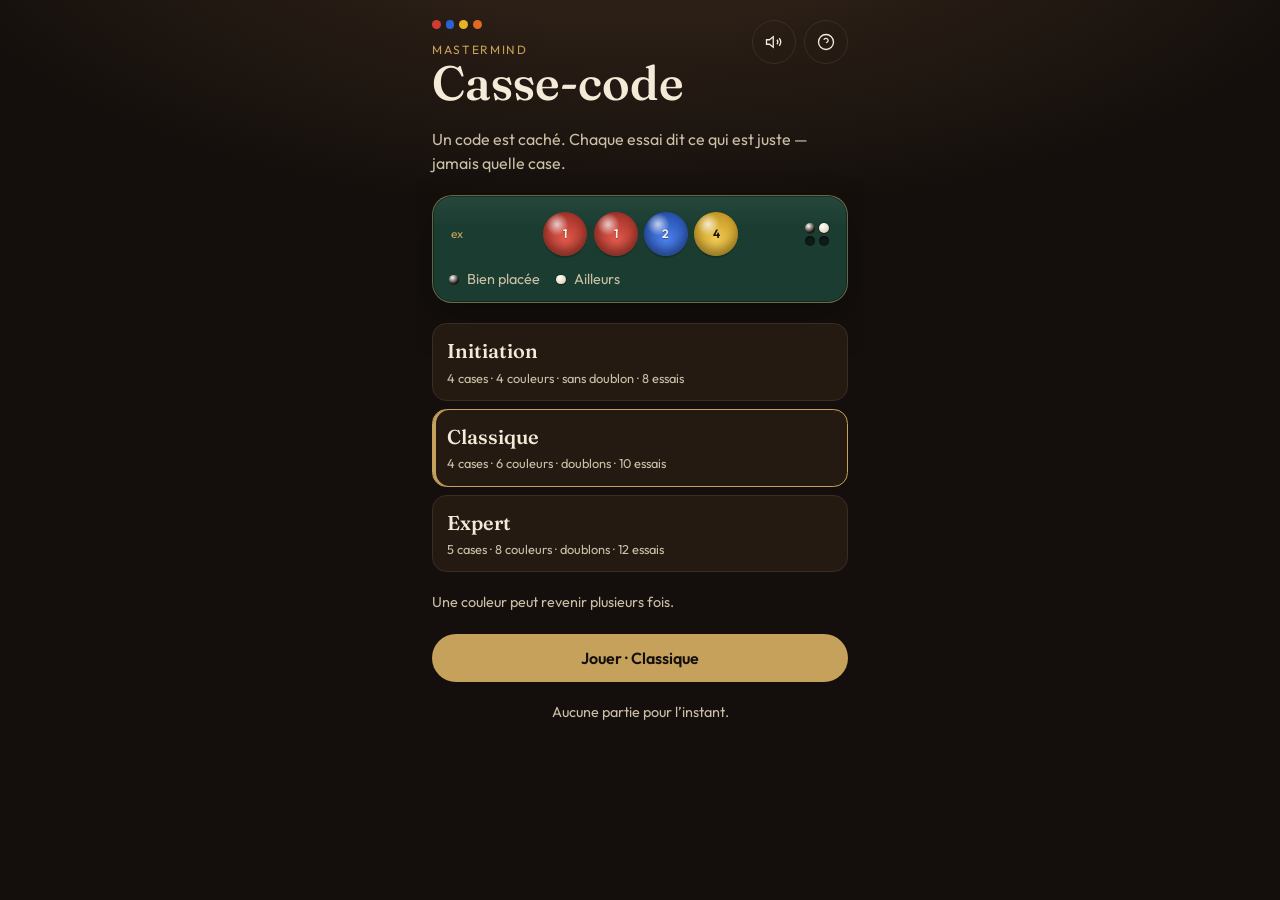
<file: index.html>
<!DOCTYPE html>
<html lang="fr">
<head>
  <meta charset="utf-8" />
  <meta name="viewport" content="width=device-width, initial-scale=1" />
  <title>Casse-code</title>
  <meta name="description" content="Casse-code, un Mastermind jouable : devinez le code couleur." />
  <meta name="theme-color" content="#140f0c" />
  <link rel="preconnect" href="https://fonts.googleapis.com" />
  <link rel="preconnect" href="https://fonts.gstatic.com" crossorigin />
  <link href="https://fonts.googleapis.com/css2?family=Fraunces:opsz,wght@9..144,560;9..144,680&family=Outfit:wght@400;500;600&display=swap" rel="stylesheet" />
  <style>
    :root {
      --color-ink: #140f0c;
      --color-espresso: #2a1d14;
      --color-felt: #1b3d31;
      --color-ivory: #f4ead7;
      --color-ivory-dim: #cbbfa6;
      --color-brass: #c6a15b;
      --color-line: #3d2c22;
      --font-display: "Fraunces", Georgia, serif;
      --font-sans: "Outfit", system-ui, sans-serif;
    }
    * { box-sizing: border-box; }
    html, body { height: 100%; margin: 0; }
    body {
      background: radial-gradient(1200px 520px at 50% -12%, #3a291c, transparent 62%), var(--color-ink);
      color: var(--color-ivory);
      font-family: var(--font-sans);
      line-height: 1.5;
    }
    button { font: inherit; }
    button:not(:disabled) { cursor: pointer; }
    .shell {
      height: 100dvh;
      max-width: 28rem;
      margin-inline: auto;
      display: flex;
      flex-direction: column;
    }
    .shell.menu { overflow-y: auto; }
    .shell.play { overflow: hidden; }
    .safe-bottom { padding-bottom: max(1rem, env(safe-area-inset-bottom)); }
    .pad { display: flex; flex-direction: column; gap: 1.25rem; padding: 1.25rem 1rem; }
    .kicker { margin: 0; font-size: 0.75rem; letter-spacing: 0.14em; text-transform: uppercase; color: var(--color-brass); }
    h1 { margin: 0; font-family: var(--font-display); font-size: 3rem; font-weight: 560; line-height: 1; }
    .play h1 { font-size: 1.9rem; }
    h2 { margin: 0; font-family: var(--font-display); font-size: 1.9rem; font-weight: 560; line-height: 1; }
    p { margin: 0; }
    .dim { color: var(--color-ivory-dim); }
    .row-head { display: flex; justify-content: space-between; gap: 0.75rem; align-items: flex-start; }
    .icon-btn {
      display: grid; place-items: center; width: 2.75rem; height: 2.75rem;
      border-radius: 999px; border: 1px solid var(--color-line); background: transparent; color: var(--color-ivory);
    }
    .actions { display: flex; gap: 0.5rem; }
    .logo { display: flex; gap: 0.3rem; margin-bottom: 0.75rem; }
    .logo i { width: 0.55rem; height: 0.55rem; border-radius: 999px; display: block; }
    .case {
      border-radius: 1.25rem;
      border: 1px solid color-mix(in srgb, var(--color-brass) 42%, transparent);
      background: linear-gradient(180deg, rgb(255 255 255 / 0.05), transparent 28%), var(--color-felt);
      box-shadow: inset 0 0 0 1px rgb(0 0 0 / 0.35), 0 18px 40px rgb(0 0 0 / 0.28);
    }
    .case.is-shaking { animation: nudge 280ms ease-out; }
    .rack { min-height: 0; overflow-y: auto; overscroll-behavior: contain; flex: 1; padding: 0.5rem; }
    .board { display: flex; flex-direction: column; min-height: 0; flex: 1; margin: 0 0.75rem; }
    .row {
      display: grid; grid-template-columns: 1.6rem 1fr auto; align-items: center;
      gap: 0.45rem; padding: 0.28rem 0.35rem; border-radius: 0.8rem;
    }
    .row-active { background: rgb(255 255 255 / 0.05); }
    .row-future { opacity: 0.42; }
    .row-idx { font-variant-numeric: tabular-nums; font-size: 0.75rem; color: var(--color-brass); }
    .row-pegs { display: flex; justify-content: center; gap: 0.4rem; }
    .slot { display: grid; place-items: center; padding: 0; border: 0; background: transparent; border-radius: 999px; }
    .slot.is-focus { box-shadow: 0 0 0 2px var(--color-brass); }
    .hole, .peg { display: inline-grid; place-items: center; border-radius: 999px; }
    .hole-lg, .peg-lg { width: 2.75rem; height: 2.75rem; }
    .hole-md, .peg-md { width: 1.7rem; height: 1.7rem; }
    .row[data-slots="5"] .hole-lg, .row[data-slots="5"] .peg-lg { width: 2.2rem; height: 2.2rem; }
    .hole {
      background: radial-gradient(circle at 50% 38%, #163028, #07110d 74%);
      box-shadow: inset 0 3px 5px rgb(0 0 0 / 0.72), 0 1px 0 rgb(255 255 255 / 0.06);
    }
    .peg { box-shadow: inset 0 -7px 8px rgb(0 0 0 / 0.28), 0 2px 0 rgb(0 0 0 / 0.22); }
    .peg-mark { font-size: 0.75rem; font-weight: 600; line-height: 1; color: #f7f1e6; text-shadow: 0 1px 1px rgb(0 0 0 / 0.35); }
    .peg-md .peg-mark { font-size: 0.68rem; }
    .peg[data-tone="3"] .peg-mark, .peg[data-tone="4"] .peg-mark, .peg[data-tone="5"] .peg-mark { color: #1a120c; text-shadow: none; }
    .peg[data-tone="0"] { background: radial-gradient(circle at 32% 28%, rgb(255 255 255 / 0.72), transparent 26%), radial-gradient(circle at 50% 62%, #e15a4c, #8d241c); }
    .peg[data-tone="1"] { background: radial-gradient(circle at 32% 28%, rgb(255 255 255 / 0.7), transparent 26%), radial-gradient(circle at 50% 62%, #4d82ee, #1a3f93); }
    .peg[data-tone="2"] { background: radial-gradient(circle at 32% 28%, rgb(255 255 255 / 0.65), transparent 26%), radial-gradient(circle at 50% 62%, #2eaf68, #146338); }
    .peg[data-tone="3"] { background: radial-gradient(circle at 32% 28%, rgb(255 255 255 / 0.75), transparent 26%), radial-gradient(circle at 50% 62%, #f0cb55, #b88812); }
    .peg[data-tone="4"] { background: radial-gradient(circle at 32% 28%, rgb(255 255 255 / 0.7), transparent 26%), radial-gradient(circle at 50% 62%, #f0893d, #b14812); }
    .peg[data-tone="5"] { background: radial-gradient(circle at 32% 28%, rgb(255 255 255 / 0.9), transparent 28%), radial-gradient(circle at 50% 70%, #f7f3ea, #cfc6b4); box-shadow: inset 0 -7px 8px rgb(80 60 30 / 0.18), 0 0 0 1px rgb(0 0 0 / 0.28), 0 2px 0 rgb(0 0 0 / 0.18); }
    .peg[data-tone="6"] { background: radial-gradient(circle at 32% 28%, rgb(255 255 255 / 0.55), transparent 26%), radial-gradient(circle at 50% 62%, #9aa8b5, #4d5b68); }
    .peg[data-tone="7"] { background: radial-gradient(circle at 32% 28%, rgb(255 255 255 / 0.45), transparent 26%), radial-gradient(circle at 50% 62%, #b24a66, #6d2036); }
    .pins { display: grid; grid-template-columns: repeat(2, 0.62rem); gap: 0.22rem; width: 1.5rem; }
    .pin { width: 0.62rem; height: 0.62rem; border-radius: 999px; display: block; }
    .pin-empty { background: #0c1c17; box-shadow: inset 0 1px 2px rgb(0 0 0 / 0.65); }
    .pin-exact { background: radial-gradient(circle at 35% 30%, #fff, #1a120c 70%); box-shadow: 0 1px 0 rgb(0 0 0 / 0.35); }
    .pin-color { background: radial-gradient(circle at 35% 30%, #fff, #e7dcc6 62%, #b7aa93); box-shadow: 0 0 0 1px rgb(0 0 0 / 0.25), 0 1px 0 rgb(0 0 0 / 0.25); }
    .swatches { display: grid; gap: 0.25rem; }
    .cols-3 { grid-template-columns: repeat(3, 1fr); }
    .cols-4 { grid-template-columns: repeat(4, 1fr); }
    .swatch {
      display: flex; flex-direction: column; align-items: center; justify-content: center; gap: 0.3rem;
      min-height: 4.25rem; padding: 0.35rem 0.15rem; border: 0; border-radius: 0.8rem;
      background: transparent; color: var(--color-ivory-dim); font-size: 0.75rem; font-weight: 500;
    }
    .swatch.is-on { background: rgb(255 255 255 / 0.05); color: var(--color-ivory); }
    .swatch:disabled { opacity: 0.32; }
    .level {
      display: flex; width: 100%; flex-direction: column; align-items: flex-start; gap: 0.15rem;
      min-height: 4.25rem; padding: 0.75rem 0.9rem; border-radius: 0.9rem;
      border: 1px solid var(--color-line); background: color-mix(in srgb, var(--color-espresso) 80%, transparent);
      color: var(--color-ivory); text-align: left;
    }
    .level.is-on { border-color: var(--color-brass); box-shadow: inset 3px 0 0 var(--color-brass); }
    .level strong { font-family: var(--font-display); font-size: 1.25rem; font-weight: 560; }
    .level small { color: var(--color-ivory-dim); font-size: 0.8rem; }
    .btn { height: 3rem; border-radius: 999px; padding-inline: 1.1rem; font-weight: 600; font-size: 1rem; }
    .btn-primary { background: var(--color-brass); color: var(--color-ink); border: 0; }
    .btn-primary:disabled { opacity: 0.4; }
    .btn-ghost { border: 1px solid var(--color-line); background: transparent; color: var(--color-ivory); }
    .grow { flex: 1; }
    .bar { display: flex; gap: 0.5rem; margin-top: 0.75rem; }
    .foot { padding: 0.75rem 1rem; }
    .note { min-height: 1.25rem; text-align: center; font-size: 0.9rem; margin-bottom: 0.5rem; }
    .linkish { background: none; border: 0; color: var(--color-ivory-dim); text-decoration: underline; text-underline-offset: 2px; font-size: 0.9rem; padding: 0.5rem 0; }
    .between { display: flex; align-items: center; justify-content: space-between; margin-top: 0.35rem; }
    .legend { display: flex; flex-wrap: wrap; gap: 0.35rem 1rem; margin-top: 0.5rem; padding: 0 0.25rem; font-size: 0.9rem; }
    .legend span { display: inline-flex; align-items: center; gap: 0.5rem; }
    .banner-win, .banner-lose { border-radius: 1rem; padding: 0.85rem 0.9rem 1rem; }
    .banner-win { background: color-mix(in srgb, var(--color-brass) 16%, var(--color-espresso)); border: 1px solid color-mix(in srgb, var(--color-brass) 55%, transparent); }
    .banner-lose { background: var(--color-espresso); border: 1px solid var(--color-line); }
    .code-line { display: flex; align-items: center; gap: 0.5rem; margin-top: 0.75rem; }
    .sheet { position: fixed; inset: 0; z-index: 30; display: flex; align-items: flex-end; justify-content: center; padding: 1rem; background: rgb(20 15 12 / 0.72); }
    .sheet-card { width: min(100%, 26rem); border-radius: 1.1rem; border: 1px solid var(--color-line); background: var(--color-espresso); padding: 1.15rem 1.15rem 1.25rem; }
    .sheet-card ul { margin: 0.75rem 0 0; padding-left: 1.1rem; }
    .sheet-card li { margin: 0.35rem 0; }
    .center { text-align: center; }
    @keyframes nudge { 0%, 100% { transform: translateX(0); } 20% { transform: translateX(-4px); } 45% { transform: translateX(4px); } 70% { transform: translateX(-2px); } }
    @media (prefers-reduced-motion: reduce) { .case.is-shaking { animation: none !important; } }
    @media (min-width: 640px) { .sheet { align-items: center; } .hint { display: block !important; } }
    .hint { display: none; font-size: 0.75rem; }
  </style>
</head>
<body>
  <div id="app"></div>
  <script>
    const PEGS = ["Rouge", "Bleu", "Vert", "Jaune", "Orange", "Blanc", "Gris", "Bordeaux"];
    const LEVELS = {
      initiation: { id: "initiation", label: "Initiation", detail: "4 cases · 4 couleurs · sans doublon · 8 essais", rule: "Chaque couleur n’apparaît qu’une fois.", slots: 4, colors: 4, tries: 8, duplicates: false },
      classique: { id: "classique", label: "Classique", detail: "4 cases · 6 couleurs · doublons · 10 essais", rule: "Une couleur peut revenir plusieurs fois.", slots: 4, colors: 6, tries: 10, duplicates: true },
      expert: { id: "expert", label: "Expert", detail: "5 cases · 8 couleurs · doublons · 12 essais", rule: "Une couleur peut revenir plusieurs fois.", slots: 5, colors: 8, tries: 12, duplicates: true },
    };
    const STATS_KEY = "casse-code-stats-v1";
    const MUTE_KEY = "casse-code-mute";
    const emptyStats = () => ({ version: 1, played: 0, won: 0, streak: 0, bestStreak: 0, best: { initiation: null, classique: null, expert: null } });

    // Accès au stockage protégé : si le navigateur le bloque, le jeu fonctionne quand même.
    const store = {
      get(key) { try { return localStorage.getItem(key); } catch { return null; } },
      set(key, value) { try { localStorage.setItem(key, value); } catch { /* stockage indisponible */ } },
    };

    const state = {
      phase: "menu",
      levelId: "classique",
      secret: [],
      history: [],
      draft: [],
      focus: 0,
      status: "playing",
      note: null,
      help: false,
      muted: store.get(MUTE_KEY) === "1",
      shaking: false,
      isRecord: false,
      arm: false,
      stats: loadStats(),
    };

    let audioCtx = null;
    function unlock() {
      const Ctor = window.AudioContext || window.webkitAudioContext;
      if (!Ctor) return;
      if (!audioCtx) audioCtx = new Ctor();
      if (audioCtx.state === "suspended") audioCtx.resume();
    }
    function tone(freq, when, dur, type, volume) {
      if (!audioCtx) return;
      const osc = audioCtx.createOscillator();
      const gain = audioCtx.createGain();
      osc.type = type;
      osc.frequency.setValueAtTime(freq, when);
      gain.gain.setValueAtTime(volume, when);
      gain.gain.exponentialRampToValueAtTime(0.0001, when + dur);
      osc.connect(gain);
      gain.connect(audioCtx.destination);
      osc.start(when);
      osc.stop(when + dur + 0.02);
    }
    function sfx(kind) {
      if (state.muted || !audioCtx || audioCtx.state !== "running") return;
      const t = audioCtx.currentTime;
      if (kind === "place") tone(520, t, 0.05, "triangle", 0.04);
      if (kind === "bad") tone(130, t, 0.14, "sine", 0.05);
      if (kind === "score") { tone(330, t, 0.07, "sine", 0.04); tone(494, t + 0.06, 0.09, "sine", 0.035); }
      if (kind === "win") [523, 659, 784, 1046].forEach((f, i) => tone(f, t + i * 0.08, 0.16, "triangle", 0.045));
      if (kind === "lose") [392, 311, 247].forEach((f, i) => tone(f, t + i * 0.11, 0.18, "sine", 0.045));
    }

    function loadStats() {
      try {
        const data = JSON.parse(store.get(STATS_KEY) || "");
        if (!data || data.version !== 1 || !data.best) return emptyStats();
        const base = emptyStats();
        return { ...base, played: num(data.played), won: num(data.won), streak: num(data.streak), bestStreak: num(data.bestStreak), best: {
          initiation: orNull(data.best.initiation), classique: orNull(data.best.classique), expert: orNull(data.best.expert),
        } };
      } catch { return emptyStats(); }
    }
    function num(v) { return typeof v === "number" ? v : 0; }
    function orNull(v) { return typeof v === "number" && Number.isFinite(v) ? v : null; }
    function saveStats() { store.set(STATS_KEY, JSON.stringify(state.stats)); }

    function level() { return LEVELS[state.levelId]; }
    function makeSecret(lv) {
      if (!lv.duplicates && lv.slots <= lv.colors) {
        const pool = Array.from({ length: lv.colors }, (_, i) => i);
        const secret = [];
        for (let i = 0; i < lv.slots; i++) secret.push(pool.splice(Math.floor(Math.random() * pool.length), 1)[0]);
        return secret;
      }
      return Array.from({ length: lv.slots }, () => Math.floor(Math.random() * lv.colors));
    }
    function scoreGuess(secret, guess) {
      let exact = 0;
      const secretLeft = [];
      const guessLeft = [];
      for (let i = 0; i < secret.length; i++) {
        if (secret[i] === guess[i]) exact += 1;
        else { secretLeft.push(secret[i]); guessLeft.push(guess[i]); }
      }
      const counts = new Map();
      for (const tone of secretLeft) counts.set(tone, (counts.get(tone) || 0) + 1);
      let color = 0;
      for (const tone of guessLeft) {
        const left = counts.get(tone) || 0;
        if (left > 0) { color += 1; counts.set(tone, left - 1); }
      }
      return { exact, color };
    }
    function phrase(exact, color) {
      if (exact === 0 && color === 0) return "Aucune couleur du code.";
      const bits = [];
      if (exact === 1) bits.push("1 bien placée");
      else if (exact > 1) bits.push(exact + " bien placées");
      if (color === 1) bits.push("1 ailleurs");
      else if (color > 1) bits.push(color + " ailleurs");
      return bits.join(" · ");
    }
    function peg(tone, size) {
      return '<span class="peg peg-' + size + '" data-tone="' + tone + '"><span class="peg-mark">' + (tone + 1) + "</span></span>";
    }
    function hole(size) { return '<span class="hole hole-' + size + '"></span>'; }
    function pins(slots, exact, color, revealed) {
      const kinds = [];
      if (revealed) {
        for (let i = 0; i < exact; i++) kinds.push("exact");
        for (let i = 0; i < color; i++) kinds.push("color");
      }
      while (kinds.length < slots) kinds.push("empty");
      return '<div class="pins" aria-hidden="true">' + kinds.map((k) => '<span class="pin pin-' + k + '"></span>').join("") + "</div>";
    }
    function esc(s) {
      return String(s)
        .replace(/&/g, "&amp;")
        .replace(/</g, "&lt;")
        .replace(/>/g, "&gt;")
        .replace(/"/g, "&quot;");
    }

    function begin(id) {
      unlock();
      const lv = LEVELS[id];
      state.levelId = id;
      state.secret = makeSecret(lv);
      state.history = [];
      state.draft = Array(lv.slots).fill(null);
      state.focus = 0;
      state.status = "playing";
      state.phase = "play";
      state.note = null;
      state.isRecord = false;
      state.arm = false;
      state.help = false;
      render();
    }
    function place(color) {
      const lv = level();
      if (state.help || state.phase !== "play" || state.status !== "playing") return;
      if (color < 0 || color >= lv.colors) return;
      if (!lv.duplicates && state.draft.includes(color) && state.draft[state.focus] !== color) {
        state.note = "Cette couleur est déjà posée.";
        shake(); sfx("bad"); render(); return;
      }
      state.draft[state.focus] = color;
      state.arm = false;
      state.note = null;
      sfx("place");
      if (state.draft.some((c) => c == null)) {
        for (let step = 1; step <= lv.slots; step++) {
          const index = (state.focus + step) % lv.slots;
          if (state.draft[index] == null) { state.focus = index; break; }
        }
      }
      render();
    }
    function clearOne() {
      const lv = level();
      if (state.help || state.phase !== "play" || state.status !== "playing") return;
      if (state.draft[state.focus] != null) { state.draft[state.focus] = null; state.note = null; render(); return; }
      for (let step = 1; step <= lv.slots; step++) {
        const index = (state.focus - step + lv.slots) % lv.slots;
        if (state.draft[index] != null) { state.draft[index] = null; state.focus = index; state.note = null; render(); return; }
      }
    }
    function submit() {
      const lv = level();
      if (state.help || state.phase !== "play" || state.status !== "playing") return;
      if (state.draft.some((c) => c == null)) { state.note = "Complète chaque case."; shake(); sfx("bad"); render(); return; }
      const guess = state.draft.slice();
      const result = scoreGuess(state.secret, guess);
      const turns = state.history.length + 1;
      const won = result.exact === lv.slots;
      const lost = !won && turns >= lv.tries;
      state.history.push({ guess, exact: result.exact, color: result.color });
      state.note = phrase(result.exact, result.color);
      state.arm = false;
      sfx(won ? "win" : lost ? "lose" : "score");
      if (won || lost) { state.status = won ? "won" : "lost"; commit(won, turns); }
      state.draft = Array(lv.slots).fill(null);
      state.focus = 0;
      render();
    }
    function abandon() {
      if (state.status !== "playing") return;
      state.status = "lost";
      state.note = null;
      state.arm = false;
      sfx("lose");
      commit(false, state.history.length);
      render();
    }
    function commit(won, turns) {
      const prev = state.stats;
      const next = { ...prev, played: prev.played + 1, won: prev.won + (won ? 1 : 0), streak: won ? prev.streak + 1 : 0, bestStreak: prev.bestStreak, best: { ...prev.best } };
      if (won) {
        next.bestStreak = Math.max(prev.bestStreak, next.streak);
        const best = prev.best[state.levelId];
        const beaten = best == null || turns < best;
        if (beaten) next.best[state.levelId] = turns;
        state.isRecord = beaten;
      } else state.isRecord = false;
      state.stats = next;
      saveStats();
    }
    function shake() {
      state.shaking = false;
      render();
      requestAnimationFrame(() => { state.shaking = true; render(); setTimeout(() => { state.shaking = false; render(); }, 320); });
    }
    function toggleMute() {
      unlock();
      state.muted = !state.muted;
      store.set(MUTE_KEY, state.muted ? "1" : "0");
      render();
    }

    function iconSound() {
      return state.muted
        ? '<svg width="18" height="18" viewBox="0 0 24 24" fill="none" stroke="currentColor" stroke-width="1.75"><path d="M11 5 6 9H2v6h4l5 4z"/><path d="m22 9-6 6M16 9l6 6"/></svg>'
        : '<svg width="18" height="18" viewBox="0 0 24 24" fill="none" stroke="currentColor" stroke-width="1.75"><path d="M11 5 6 9H2v6h4l5 4z"/><path d="M16 9a5 5 0 0 1 0 6"/><path d="M19 7a8 8 0 0 1 0 10"/></svg>';
    }
    function iconHelp() {
      return '<svg width="18" height="18" viewBox="0 0 24 24" fill="none" stroke="currentColor" stroke-width="1.75"><circle cx="12" cy="12" r="10"/><path d="M9.1 9a3 3 0 0 1 5.8 1c0 2-3 3-3 3"/><path d="M12 17h.01"/></svg>';
    }

    function render() {
      const root = document.getElementById("app");
      const rack = root.querySelector(".rack");
      const scroll = rack ? rack.scrollTop : 0;
      root.innerHTML = state.phase === "menu" ? menu() : play();
      const next = root.querySelector(".rack");
      if (next) {
        next.scrollTop = scroll;
        // Garde la ligne en cours visible (utile quand il y a beaucoup d'essais)
        const active = next.querySelector(".row-active");
        if (active) active.scrollIntoView({ block: "nearest" });
      }
    }

    function menu() {
      const lv = level();
      const s = state.stats;
      const cards = Object.values(LEVELS).map((item) => {
        const on = item.id === state.levelId;
        const best = s.best[item.id];
        return '<button type="button" class="level' + (on ? " is-on" : "") + '" data-act="pick" data-id="' + item.id + '" role="radio" aria-checked="' + on + '"><strong>' + item.label + "</strong><small>" + item.detail + "</small>" + (best != null ? "<small>Record : " + best + " essai" + (best > 1 ? "s" : "") + "</small>" : "") + "</button>";
      }).join("");
      return '<div class="shell menu"><div class="pad safe-bottom">' +
        '<header class="row-head"><div><div class="logo" aria-hidden="true"><i style="background:#d13b32"></i><i style="background:#2a62d0"></i><i style="background:#e6b325"></i><i style="background:#e06a22"></i></div><p class="kicker">Mastermind</p><h1>Casse-code</h1></div><div class="actions">' +
        '<button type="button" class="icon-btn" data-act="mute" aria-label="' + (state.muted ? "Activer le son" : "Couper le son") + '">' + iconSound() + "</button>" +
        '<button type="button" class="icon-btn" data-act="help" aria-label="Règles">' + iconHelp() + "</button></div></header>" +
        '<p class="dim">Un code est caché. Chaque essai dit ce qui est juste — jamais quelle case.</p>' +
        '<div class="case" style="padding:0.75rem"><div class="row" data-slots="4"><span class="row-idx">ex</span><div class="row-pegs">' + [0, 0, 1, 3].map((t) => peg(t, "lg")).join("") + "</div>" + pins(4, 1, 1, true) + '</div><div class="legend dim"><span><i class="pin pin-exact"></i> Bien placée</span><span><i class="pin pin-color"></i> Ailleurs</span></div></div>' +
        '<div role="radiogroup" aria-label="Niveau" style="display:flex;flex-direction:column;gap:0.5rem">' + cards + "</div>" +
        '<p class="dim" style="font-size:0.9rem">' + lv.rule + "</p>" +
        '<button type="button" class="btn btn-primary" data-act="play">Jouer · ' + lv.label + "</button>" +
        '<p class="dim center" style="font-size:0.9rem">' + (s.played === 0 ? "Aucune partie pour l’instant." : s.won + " victoire" + (s.won > 1 ? "s" : "") + " sur " + s.played + " · série " + s.streak) + "</p>" +
        helpSheet() + "</div></div>";
    }

    function play() {
      const lv = level();
      const activeIndex = state.status === "playing" ? state.history.length : -1;
      const rows = Array.from({ length: lv.tries }, (_, index) => {
        const turn = state.history[index];
        const active = index === activeIndex;
        const future = !turn && !active;
        let pegs = "";
        for (let slot = 0; slot < lv.slots; slot++) {
          const tone = active ? state.draft[slot] : turn ? turn.guess[slot] : null;
          const body = tone == null ? hole("lg") : peg(tone, "lg");
          if (!active) pegs += "<span>" + body + "</span>";
          else pegs += '<button type="button" class="slot' + (state.focus === slot ? " is-focus" : "") + '" data-act="focus" data-slot="' + slot + '" aria-label="' + (tone == null ? "Case " + (slot + 1) + ", vide" : "Case " + (slot + 1) + ", " + PEGS[tone]) + '">' + body + "</button>";
        }
        return '<div class="row' + (active ? " row-active" : "") + (future ? " row-future" : "") + '" data-slots="' + lv.slots + '"><span class="row-idx">' + String(index + 1).padStart(2, "0") + '</span><div class="row-pegs">' + pegs + "</div>" + pins(lv.slots, turn ? turn.exact : 0, turn ? turn.color : 0, Boolean(turn)) + "</div>";
      }).join("");
      const complete = state.draft.length > 0 && state.draft.every((c) => c != null);
      const swatches = PEGS.slice(0, lv.colors).map((name, tone) => {
        const used = !lv.duplicates && state.draft.includes(tone) && state.draft[state.focus] !== tone;
        return '<button type="button" class="swatch' + (state.draft[state.focus] === tone ? " is-on" : "") + '" data-act="place" data-tone="' + tone + '"' + (used ? " disabled" : "") + ' aria-label="' + name + ", touche " + (tone + 1) + '">' + peg(tone, "md") + name + "</button>";
      }).join("");
      let footer;
      if (state.status === "playing") {
        footer = '<div class="swatches ' + (lv.colors === 6 ? "cols-3" : "cols-4") + '">' + swatches + "</div>" +
          '<div class="bar"><button type="button" class="btn btn-ghost" data-act="clear">Effacer</button><button type="button" class="btn btn-primary grow" data-act="submit"' + (complete ? "" : " disabled") + ">Valider</button></div>" +
          '<div class="between"><button type="button" class="linkish" data-act="abandon">' + (state.arm ? "Confirmer l’abandon" : "Abandonner") + '</button><p class="hint dim">Touches 1 à ' + lv.colors + " · Entrée</p></div>";
      } else {
        const won = state.status === "won";
        const turns = state.history.length;
        footer = '<div class="' + (won ? "banner-win" : "banner-lose") + '"><h2>' + (won ? "Cassé." : "Le code tient.") + "</h2><p class=\"dim\" style=\"margin-top:0.25rem;font-size:0.9rem\">" +
          (won ? "En " + turns + " essai" + (turns > 1 ? "s" : "") + "." : turns === 0 ? "Aucun essai joué." : "Après " + turns + " essai" + (turns > 1 ? "s" : "") + ".") +
          (won && state.isRecord ? " Record du niveau." : "") + (won && state.stats.streak > 1 ? " Série de " + state.stats.streak + "." : "") +
          '</p><div class="code-line"><span class="dim" style="font-size:0.9rem">Code</span>' + state.secret.map((t) => peg(t, "md")).join("") + "</div>" +
          '<div class="bar"><button type="button" class="btn btn-primary grow" data-act="again">Rejouer</button><button type="button" class="btn btn-ghost" data-act="menu">Menu</button></div></div>';
      }
      return '<div class="shell play"><header class="row-head" style="padding:1rem 1rem 0.75rem"><div><p class="kicker">Mastermind</p><h1>Casse-code</h1><p class="dim" style="margin-top:0.25rem;font-size:0.9rem">' + lv.label + " · " + (state.status === "playing" ? "essai " + (state.history.length + 1) + " / " + lv.tries : state.history.length + " essai" + (state.history.length > 1 ? "s" : "")) + '</p></div><div class="actions"><button type="button" class="icon-btn" data-act="mute" aria-label="' + (state.muted ? "Activer le son" : "Couper le son") + '">' + iconSound() + '</button><button type="button" class="icon-btn" data-act="help" aria-label="Règles">' + iconHelp() + '</button></div></header>' +
        '<div class="case board' + (state.shaking ? " is-shaking" : "") + '"><div class="rack">' + rows + "</div></div>" +
        '<footer class="foot safe-bottom"><p class="note dim" aria-live="polite">' + esc(state.note ?? (state.status === "playing" ? lv.rule : "")) + "</p>" + footer + "</footer>" + helpSheet() + "</div>";
    }

    function helpSheet() {
      if (!state.help) return "";
      return '<div class="sheet" data-act="close-help"><div class="sheet-card" role="dialog" aria-modal="true" aria-labelledby="rules-title"><h2 id="rules-title">Comment lire le plateau</h2><ul><li>Un pion sombre : bonne couleur, bonne case.</li><li>Un pion clair : bonne couleur, mauvaise case.</li><li>L’ordre de ces pions ne dit pas quelle case.</li><li>Le chiffre gravé permet de jouer sans se fier seulement à la teinte.</li></ul><button type="button" class="btn btn-primary" style="width:100%;margin-top:1rem" data-act="close-help-btn">Compris</button></div></div>';
    }

    document.getElementById("app").addEventListener("click", (event) => {
      const sheet = event.target.closest(".sheet");
      const card = event.target.closest(".sheet-card");
      const el = event.target.closest("[data-act]");
      if (sheet && !card) { state.help = false; render(); return; }
      if (!el) return;
      const act = el.dataset.act;
      if (act === "close-help" && card) return;
      if (act === "pick") { state.levelId = el.dataset.id; render(); }
      if (act === "play" || act === "again") begin(state.levelId);
      if (act === "menu") { state.phase = "menu"; state.help = false; render(); }
      if (act === "mute") toggleMute();
      if (act === "help") { state.help = true; render(); }
      if (act === "close-help" || act === "close-help-btn") { state.help = false; render(); }
      if (act === "place") place(Number(el.dataset.tone));
      if (act === "focus") { state.focus = Number(el.dataset.slot); render(); }
      if (act === "clear") clearOne();
      if (act === "submit") submit();
      if (act === "abandon") { if (state.arm) abandon(); else { state.arm = true; render(); } }
    });

    window.addEventListener("keydown", (event) => {
      if (event.key === "Escape") { state.help = false; render(); return; }
      if (event.key === "ArrowLeft") { event.preventDefault(); if (state.phase === "play" && state.status === "playing" && !state.help) { state.focus = Math.max(0, state.focus - 1); render(); } return; }
      if (event.key === "ArrowRight") { event.preventDefault(); if (state.phase === "play" && state.status === "playing" && !state.help) { state.focus = Math.min(level().slots - 1, state.focus + 1); render(); } return; }
      if (event.key === "Backspace") { event.preventDefault(); clearOne(); return; }
      if (event.key === "Enter") { event.preventDefault(); if (state.phase === "menu") begin(state.levelId); else submit(); return; }
      if (event.key >= "1" && event.key <= "8") place(Number(event.key) - 1);
    });

    render();
  </script>
</body>
</html>
</file>
